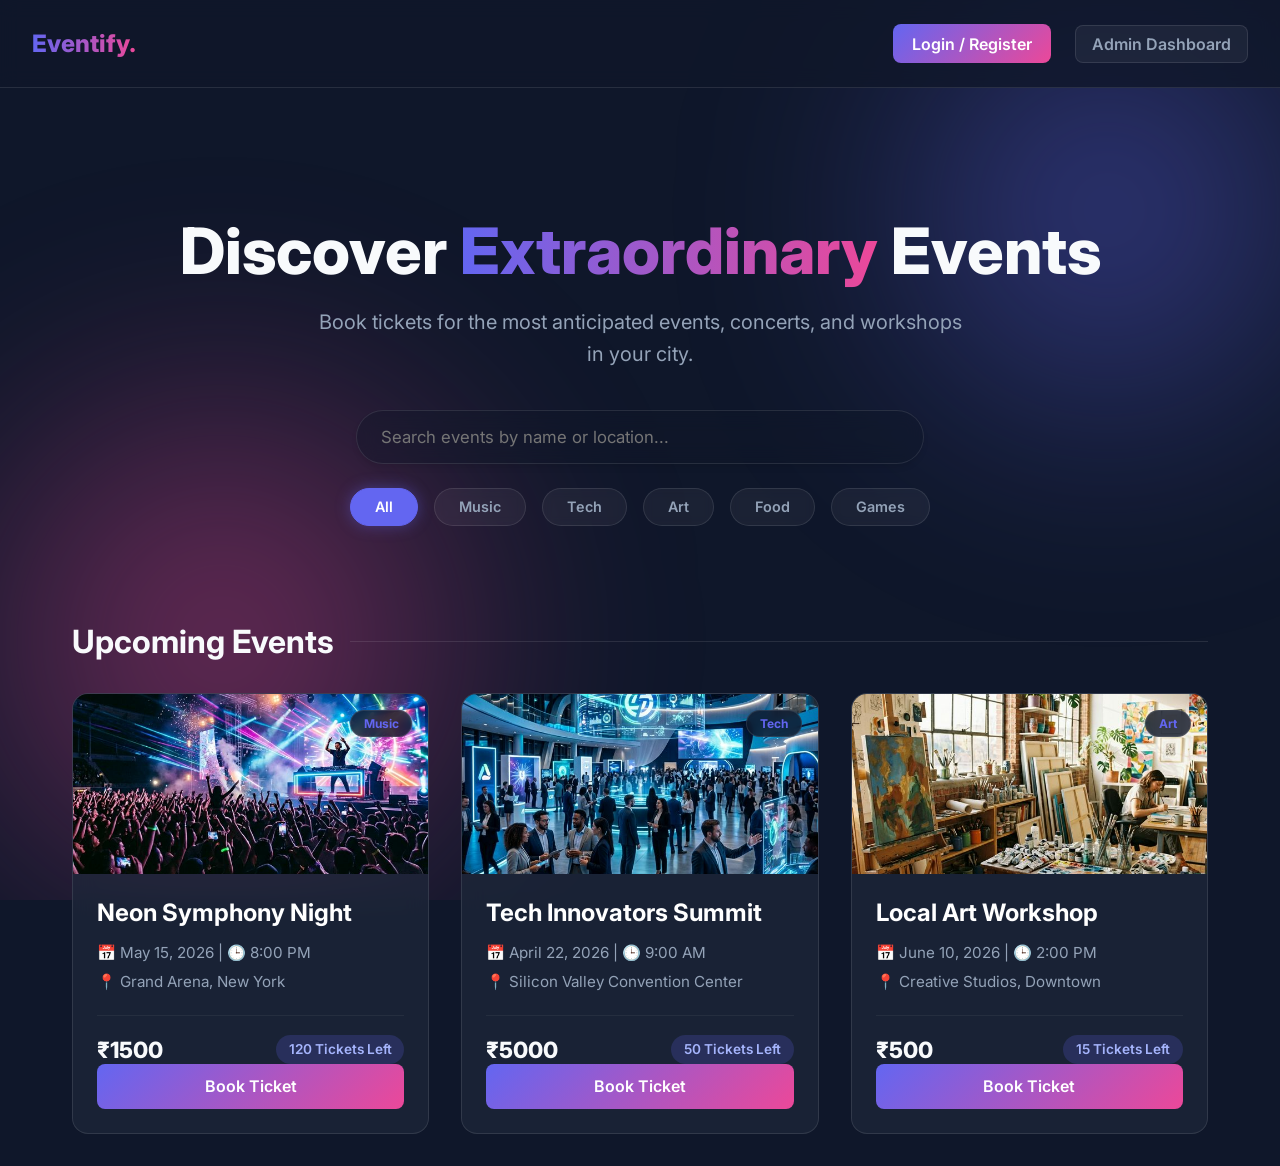
<file: FSAD PROJECT 1/index.html>
<!DOCTYPE html>
<html lang="en">
<head>
    <meta charset="UTF-8">
    <meta name="viewport" content="width=device-width, initial-scale=1.0">
    <title>Eventify - Discover Amazing Events</title>
    <link href="https://fonts.googleapis.com/css2?family=Inter:wght@300;400;600;700;800&display=swap" rel="stylesheet">
    <link rel="stylesheet" href="style.css">
</head>
<body>
    <div class="background-blobs">
        <div class="blob blob-1"></div>
        <div class="blob blob-2"></div>
    </div>

    <nav class="navbar">
        <div class="logo">Eventify.</div>
        <div class="nav-links" id="navLinks">
            <!-- Dynamic context populated via JS -->
            <button class="primary-btn" style="padding: 0.5rem 1rem;" onclick="openAuthModal()">Login / Register</button>
            <a href="admin.html" class="admin-link">Admin Dashboard</a>
        </div>
    </nav>

    <main class="container">
        <header class="hero">
            <h1 class="main-title">Discover <span>Extraordinary</span> Events</h1>
            <p class="subtitle">Book tickets for the most anticipated events, concerts, and workshops in your city.</p>
            <div class="search-bar">
                <input type="text" id="searchInput" placeholder="Search events by name or location...">
            </div>
            <div class="categories-container">
                <button class="cat-filter active" onclick="filterByCategory('All', this)">All</button>
                <button class="cat-filter" onclick="filterByCategory('Music', this)">Music</button>
                <button class="cat-filter" onclick="filterByCategory('Tech', this)">Tech</button>
                <button class="cat-filter" onclick="filterByCategory('Art', this)">Art</button>
                <button class="cat-filter" onclick="filterByCategory('Food', this)">Food</button>
                <button class="cat-filter" onclick="filterByCategory('Games', this)">Games</button>
            </div>
        </header>

        <section class="events-section">
            <h2 class="section-title">Upcoming Events</h2>
            <div id="eventList" class="event-grid">
                <!-- Events will be rendered here via JS -->
            </div>
        </section>

        <section class="events-section" id="myBookingsSection" style="display: none; margin-top: 5rem;">
            <h2 class="section-title">My Tickets</h2>
            <div id="myTicketList" class="event-grid">
                <!-- Tickets rendered here -->
            </div>
        </section>
    </main>

    <!-- Booking Modal -->
    <div id="bookingModal" class="modal">
        <div class="modal-content glass-panel">
            <span class="close-modal" onclick="closeModal()">&times;</span>
            <h2 id="modalEventName">Event Name</h2>
            <p id="modalEventDetails" class="modal-details">Date | Location | Price</p>
            
            <form id="bookingForm">
                <input type="hidden" id="modalEventId">
                <div class="input-group">
                    <label for="userName">Booking Profile</label>
                    <input type="text" id="userName" required readonly style="background: rgba(0,0,0,0.2); cursor: not-allowed; color: var(--text-muted); border-color: transparent;">
                </div>
                <div class="input-group">
                    <label for="ticketCount">Number of Tickets</label>
                    <input type="number" id="ticketCount" min="1" value="1" required>
                </div>
                <div class="input-group">
                    <label for="promoInput">Promo Code</label>
                    <div style="display:flex; gap: 0.5rem;">
                        <input type="text" id="promoInput" placeholder="E.g. SAVE10" style="text-transform: uppercase;">
                        <button type="button" class="primary-btn" onclick="applyPromo()" style="padding: 0.5rem 1rem; font-size: 0.8rem; background: var(--accent-1); border-color: var(--accent-1);">Apply</button>
                    </div>
                    <small id="promoStatus" style="display:block; margin-top: 0.3rem; font-size: 0.8rem;"></small>
                </div>
                <div class="price-calc">
                    Total: <span id="totalPrice">₹0</span>
                    <div id="discountInfo" style="font-size: 0.85rem; color: var(--accent-1); margin-top: 0.2rem; display: none;"></div>
                </div>
                <button type="submit" class="primary-btn pulse-btn">Confirm Booking</button>
            </form>
        </div>
    </div>

    <!-- Auth Modal -->
    <div id="authModal" class="modal">
        <div class="modal-content glass-panel" style="max-width: 400px; padding: 2rem;">
            <span class="close-modal" onclick="closeAuthModal()">&times;</span>
            <div class="auth-tabs" style="display:flex;margin-bottom:1.5rem;border-bottom:1px solid rgba(255,255,255,0.1);">
                <button id="tabLogin" class="auth-tab active" onclick="switchAuthTab('login')">Login</button>
                <button id="tabRegister" class="auth-tab" onclick="switchAuthTab('register')">Register</button>
            </div>
            
            <!-- Login Form -->
            <form id="loginForm" class="auth-form">
                <div class="input-group">
                    <label>Username</label>
                    <input type="text" id="loginUser" required placeholder="janedoe">
                </div>
                <div class="input-group">
                    <label>Password</label>
                    <input type="password" id="loginPass" required placeholder="••••••••">
                </div>
                <button type="submit" class="primary-btn w-full mt-4">Login Securely</button>
            </form>

            <!-- Register Form -->
            <form id="registerForm" class="auth-form" style="display:none;">
                <div class="input-group">
                    <label>Choose Username</label>
                    <input type="text" id="regUser" required placeholder="janedoe">
                </div>
                <div class="input-group">
                    <label>Create Password</label>
                    <input type="password" id="regPass" required placeholder="••••••••">
                </div>
                <button type="submit" class="primary-btn w-full mt-4">Sign Up</button>
            </form>
        </div>
    </div>

    <!-- Waitlist Modal -->
    <div id="waitlistModal" class="modal">
        <div class="modal-content glass-panel" style="max-width: 400px; padding: 2rem;">
            <span class="close-modal" onclick="closeWaitlistModal()">&times;</span>
            <h2 id="waitlistEventName" style="color:var(--accent-2);">Join Waitlist</h2>
            <p style="margin: 1rem 0; color: var(--text-muted);">This event is currently sold out. Join the waitlist to be notified if more tickets become available!</p>
            
            <form id="waitlistForm">
                <input type="hidden" id="waitlistEventId">
                <div class="input-group">
                    <label>Your Name</label>
                    <input type="text" id="waitlistUserName" readonly style="background: rgba(0,0,0,0.2); cursor: not-allowed; color: var(--text-muted); border-color: transparent;">
                </div>
                <button type="submit" class="primary-btn pulse-btn" style="background: var(--accent-2); border-color: var(--accent-2); width: 100%;">Join Waitlist Now</button>
            </form>
        </div>
    </div>

    <script src="app.js"></script>
</body>
</html>
</file>
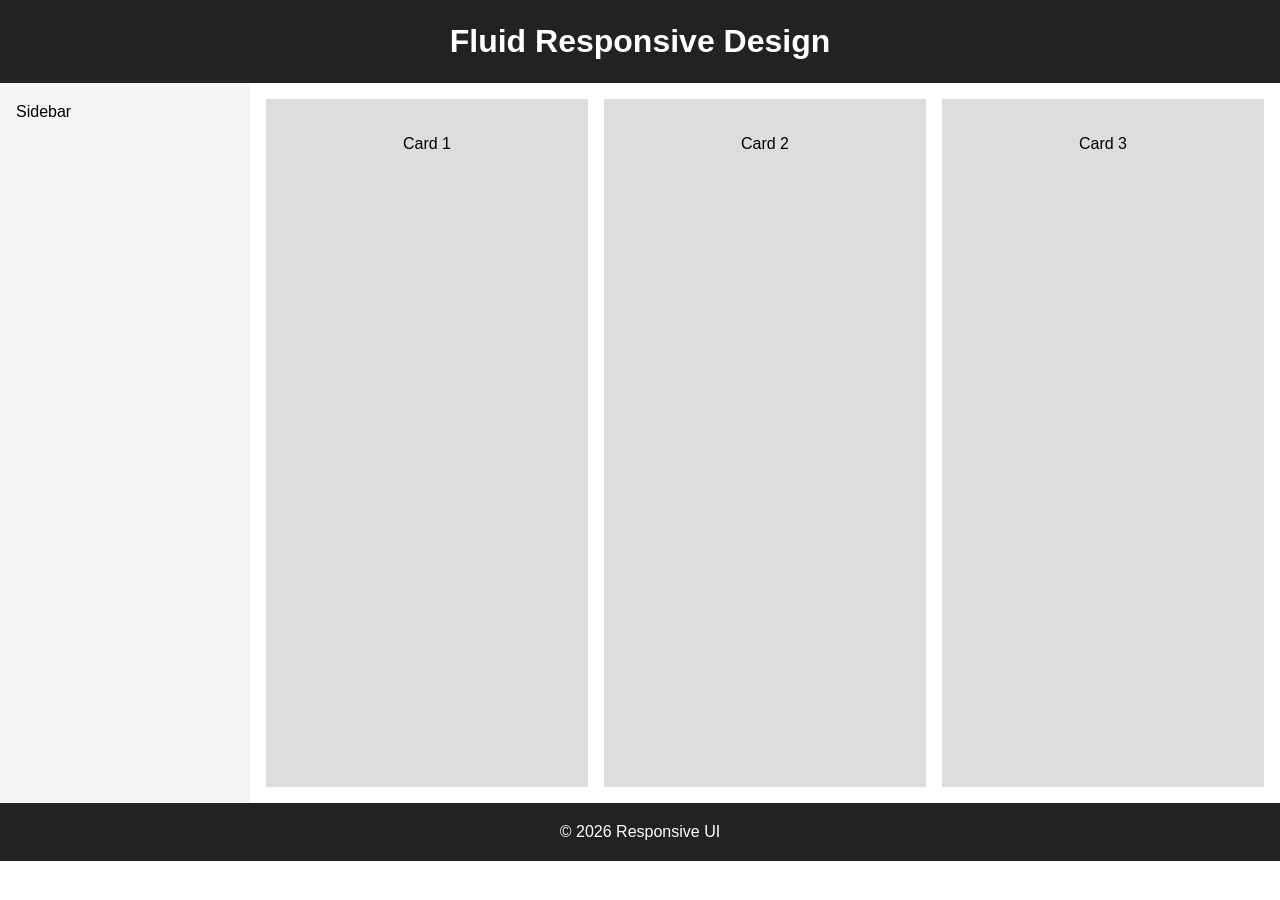
<file: week3/Session 13/index.html>
<!DOCTYPE html>
<html lang="en">
<head>
  <meta charset="UTF-8">
  <meta name="viewport" content="width=device-width, initial-scale=1.0">
  <title>Fluid Responsive Webpage</title>
  <link rel="stylesheet" href="style.css">
</head>
<body>

  <header class="header">
    <h1>Fluid Responsive Design</h1>
  </header>

  <main class="container">
    <aside class="sidebar">Sidebar</aside>

    <section class="content">
      <div class="card">Card 1</div>
      <div class="card">Card 2</div>
      <div class="card">Card 3</div>
    </section>
  </main>

  <footer class="footer">
    © 2026 Responsive UI
  </footer>

</body>
</html>
</file>
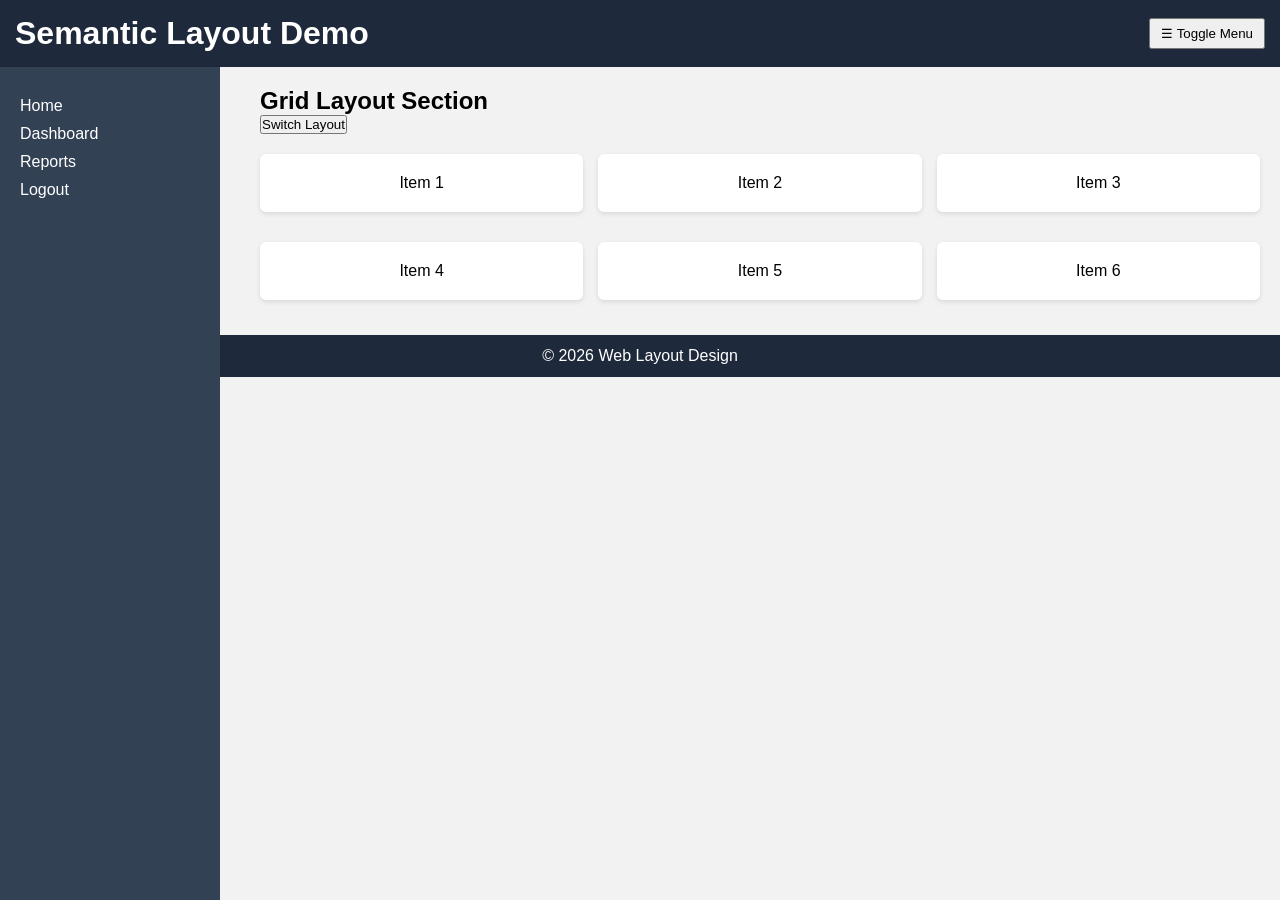
<file: week3/Session 11/Task 1/index.html>
<!DOCTYPE html>
<html lang="en">
<head>
    <meta charset="UTF-8">
    <title>Multi Layout Interface</title>
    <link rel="stylesheet" href="style.css">
</head>
<body>

<header>
    <h1>Semantic Layout Demo</h1>
    <button onclick="toggleSidebar()">☰ Toggle Menu</button>
</header>

<div class="wrapper">

    <aside id="sidebar">
        <nav>
            <a href="#">Home</a>
            <a href="#">Dashboard</a>
            <a href="#">Reports</a>
            <a href="#">Logout</a>
        </nav>
    </aside>

    <main>
        <section>
            <h2>Grid Layout Section</h2>
            <button onclick="toggleGrid()">Switch Layout</button>

            <div id="content" class="grid-layout">
                <article>Item 1</article>
                <article>Item 2</article>
                <article>Item 3</article>
                <article>Item 4</article>
                <article>Item 5</article>
                <article>Item 6</article>
            </div>
        </section>
    </main>

</div>

<footer>
    <p>© 2026 Web Layout Design</p>
</footer>

<script src="script.js"></script>
</body>
</html>
</file>
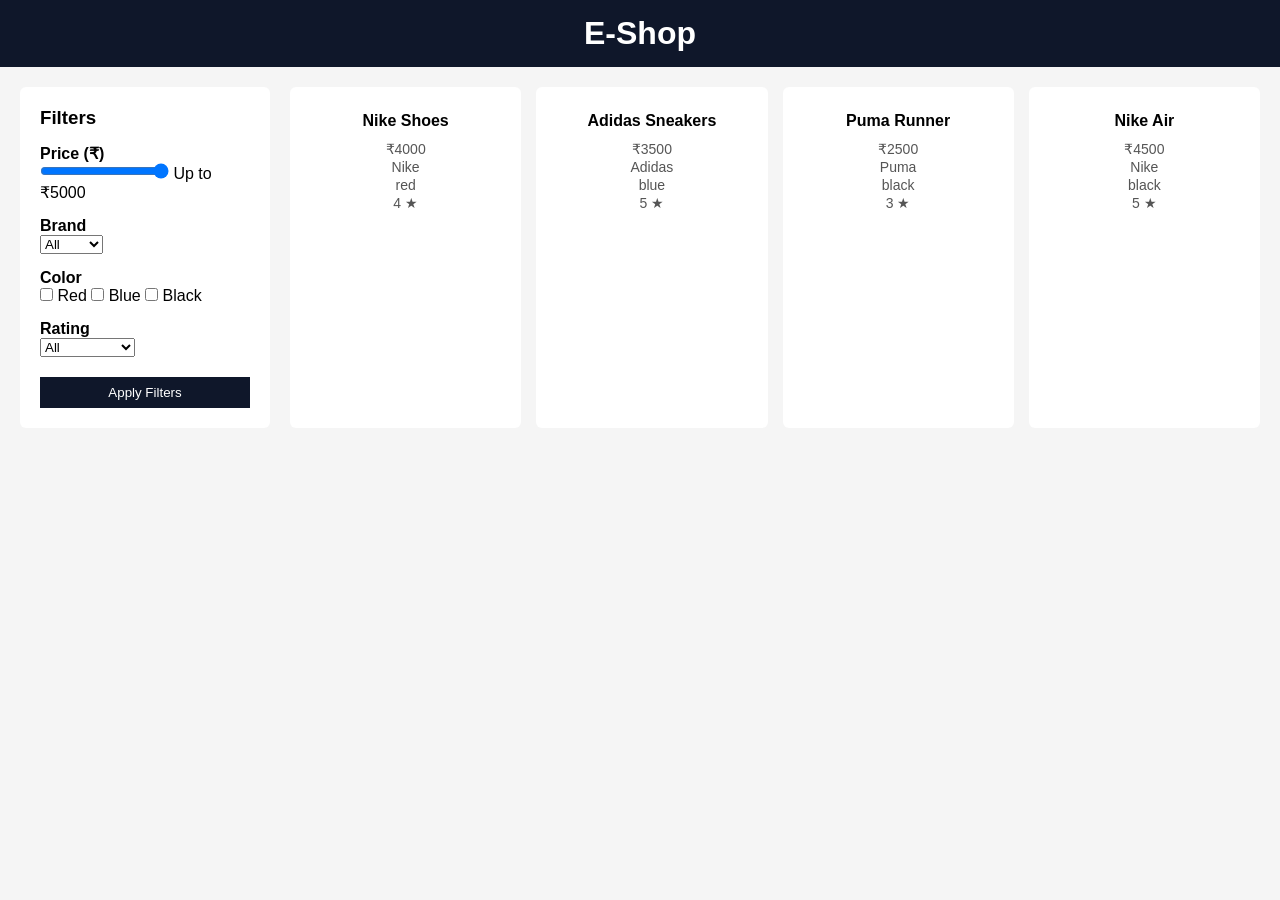
<file: week3/Session 11/Task 3/index.html>
<!DOCTYPE html>
<html lang="en">
<head>
    <meta charset="UTF-8">
    <title>E-Commerce Filter UI</title>
    <link rel="stylesheet" href="style.css">
</head>
<body>

<header>
    <h1>E-Shop</h1>
</header>

<div class="container">

    <!-- Filters -->
    <aside>
        <h3>Filters</h3>

        <!-- Price -->
        <label>Price (₹)</label>
        <input type="range" id="price" min="0" max="5000" value="5000">
        <span id="priceValue">Up to ₹5000</span>

        <!-- Brand -->
        <label>Brand</label>
        <select id="brand">
            <option value="all">All</option>
            <option value="Nike">Nike</option>
            <option value="Adidas">Adidas</option>
            <option value="Puma">Puma</option>
        </select>

        <!-- Color -->
        <label>Color</label>
        <div class="colors">
            <input type="checkbox" value="red"> Red
            <input type="checkbox" value="blue"> Blue
            <input type="checkbox" value="black"> Black
        </div>

        <!-- Rating -->
        <label>Rating</label>
        <select id="rating">
            <option value="0">All</option>
            <option value="4">4★ & above</option>
            <option value="3">3★ & above</option>
        </select>

        <button onclick="applyFilters()">Apply Filters</button>
    </aside>

    <!-- Products -->
    <main id="productList"></main>

</div>

<script src="script.js"></script>
</body>
</html>
</file>
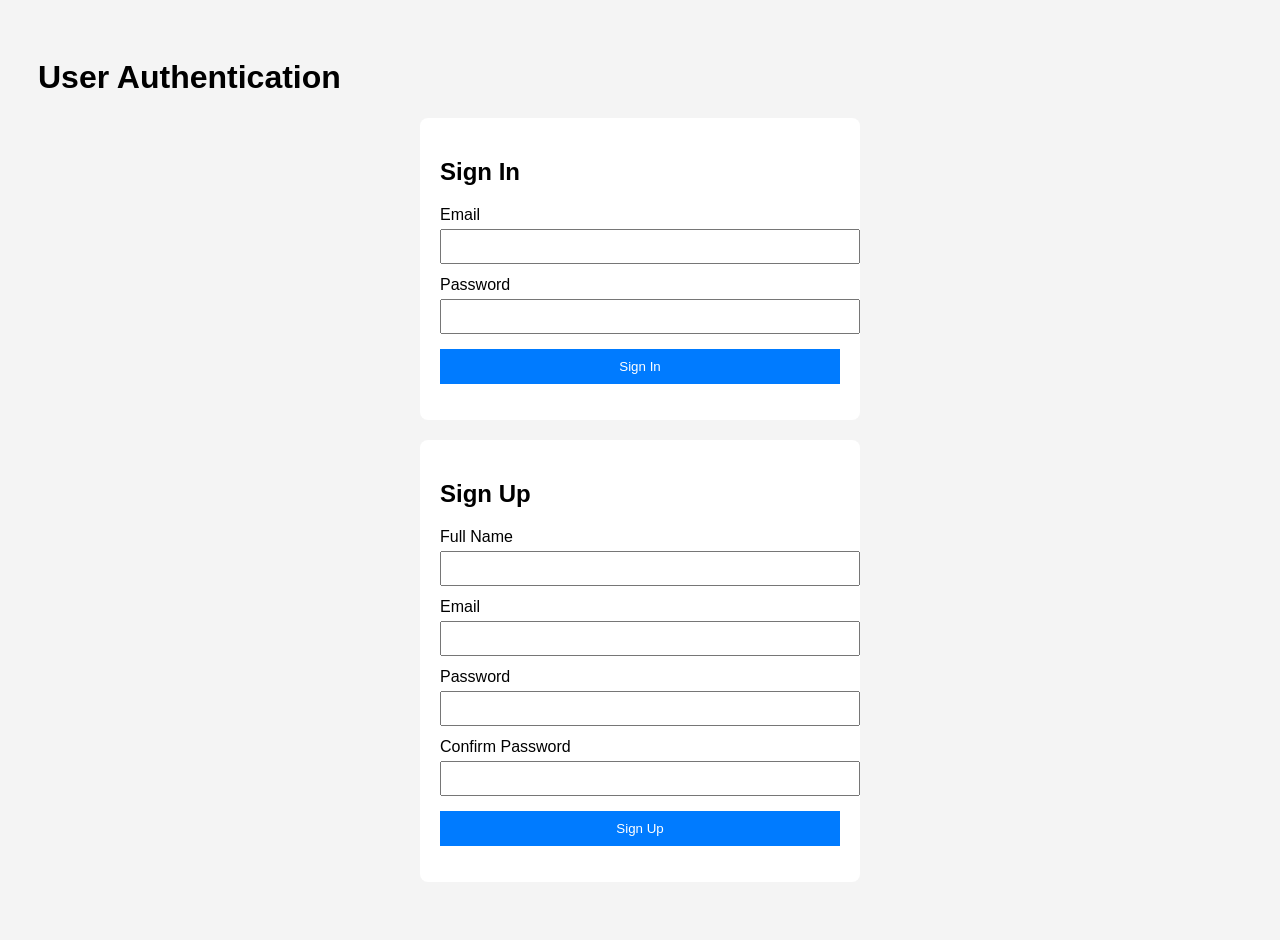
<file: week3/Session 12/Task 1/index.html>
<!DOCTYPE html>
<html lang="en">
<head>
  <meta charset="UTF-8">
  <title>Sign In & Sign Up</title>
  <link rel="stylesheet" href="style.css">
</head>
<body>

<h1>User Authentication</h1>

<!-- SIGN IN FORM -->
<form id="signinForm" novalidate>
  <h2>Sign In</h2>

  <label for="signin-email">Email</label>
  <input type="email" id="signin-email" name="email"
         aria-label="Email address"
         required>

  <label for="signin-password">Password</label>
  <input type="password" id="signin-password" name="password"
         aria-label="Password"
         minlength="6"
         required>

  <button type="submit">Sign In</button>
  <p class="error" id="signin-error" aria-live="assertive"></p>
</form>

<!-- SIGN UP FORM -->
<form id="signupForm" novalidate>
  <h2>Sign Up</h2>

  <label for="name">Full Name</label>
  <input type="text" id="name" name="name"
         aria-label="Full name"
         required>

  <label for="email">Email</label>
  <input type="email" id="email" name="email"
         aria-label="Email address"
         required>

  <label for="password">Password</label>
  <input type="password" id="password" name="password"
         aria-label="Create password"
         minlength="6"
         required>

  <label for="confirm-password">Confirm Password</label>
  <input type="password" id="confirm-password"
         aria-label="Confirm password"
         required>

  <button type="submit">Sign Up</button>
  <p class="error" id="signup-error" aria-live="assertive"></p>
</form>

<script src="script.js"></script>
</body>
</html>
</file>
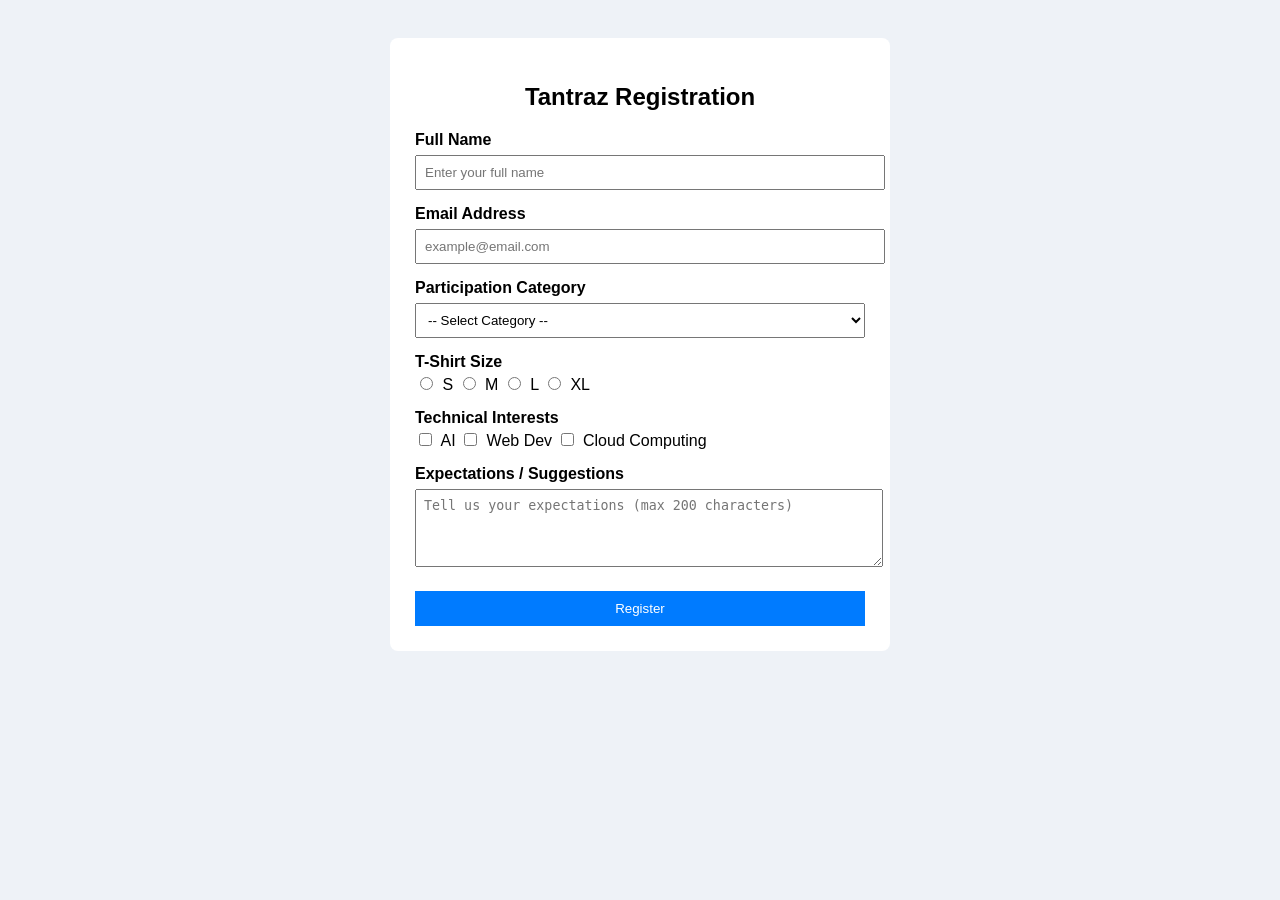
<file: week3/Session 12/Task 3/index.html>
<!DOCTYPE html>
<html lang="en">
<head>
  <meta charset="UTF-8">
  <title>Tantraz Registration</title>
  <link rel="stylesheet" href="style.css">
</head>
<body>

<form id="tantrazForm">
  <h2>Tantraz Registration</h2>

  <!-- Full Name (Mandatory + Placeholder) -->
  <label for="fullname">Full Name</label>
  <input type="text" id="fullname" name="fullname"
         placeholder="Enter your full name"
         required>

  <!-- Email (Mandatory + Placeholder) -->
  <label for="email">Email Address</label>
  <input type="email" id="email" name="email"
         placeholder="example@email.com"
         required>

  <!-- Participation Category (Mandatory) -->
  <label for="category">Participation Category</label>
  <select id="category" name="category" required>
    <option value="">-- Select Category --</option>
    <option value="Individual">Individual</option>
    <option value="Team">Team</option>
    <option value="Audience">Audience</option>
  </select>

  <!-- T-Shirt Size -->
  <label>T-Shirt Size</label>
  <div class="inline">
    <input type="radio" name="size" value="S" required> S
    <input type="radio" name="size" value="M"> M
    <input type="radio" name="size" value="L"> L
    <input type="radio" name="size" value="XL"> XL
  </div>

  <!-- Technical Interests -->
  <label>Technical Interests</label>
  <div class="inline">
    <input type="checkbox" value="AI"> AI
    <input type="checkbox" value="Web"> Web Dev
    <input type="checkbox" value="Cloud"> Cloud Computing
  </div>

  <!-- Biography / Expectations -->
  <label for="expectations">Expectations / Suggestions</label>
  <textarea id="expectations"
            placeholder="Tell us your expectations (max 200 characters)"
            maxlength="200"
            rows="4"></textarea>

  <button type="submit">Register</button>
</form>

<script src="script.js"></script>
</body>
</html>
</file>
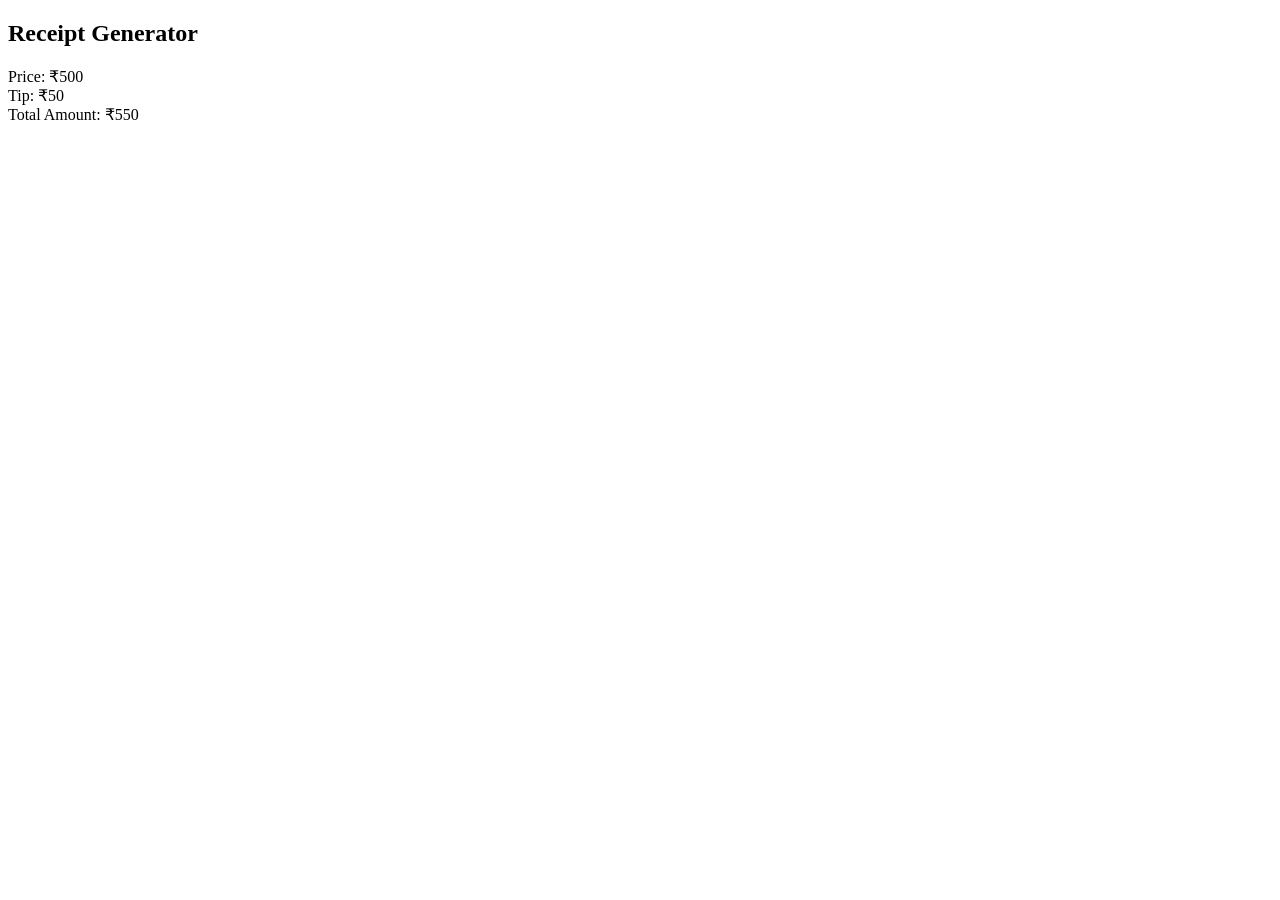
<file: week3/Session 14/Task 2/index.html>
<!DOCTYPE html>
<html lang="en">
<head>
    <meta charset="UTF-8">
    <title>Receipt Generator</title>
</head>
<body>

    <h2>Receipt Generator</h2>

    <p id="output"></p>

    <!-- External JS file -->
    <script src="script.js"></script>

</body>
</html>
</file>
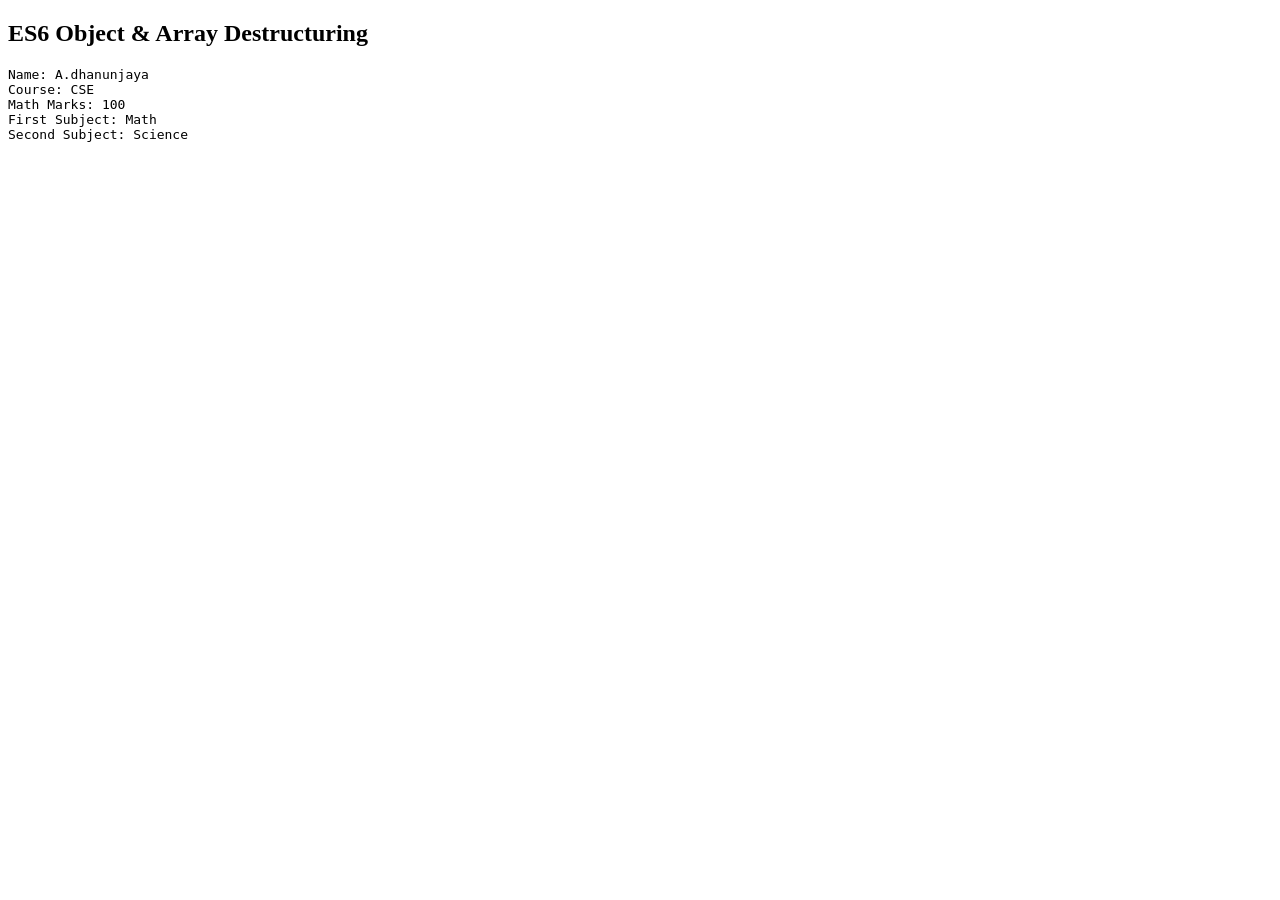
<file: week3/Session 14/Task 3/index.html>
<!DOCTYPE html>
<html lang="en">
<head>
    <meta charset="UTF-8">
    <title>ES6 Destructuring</title>
</head>
<body>

    <h2>ES6 Object & Array Destructuring</h2>

    <pre id="output"></pre>

    <script src="script.js"></script>

</body>
</html>
</file>
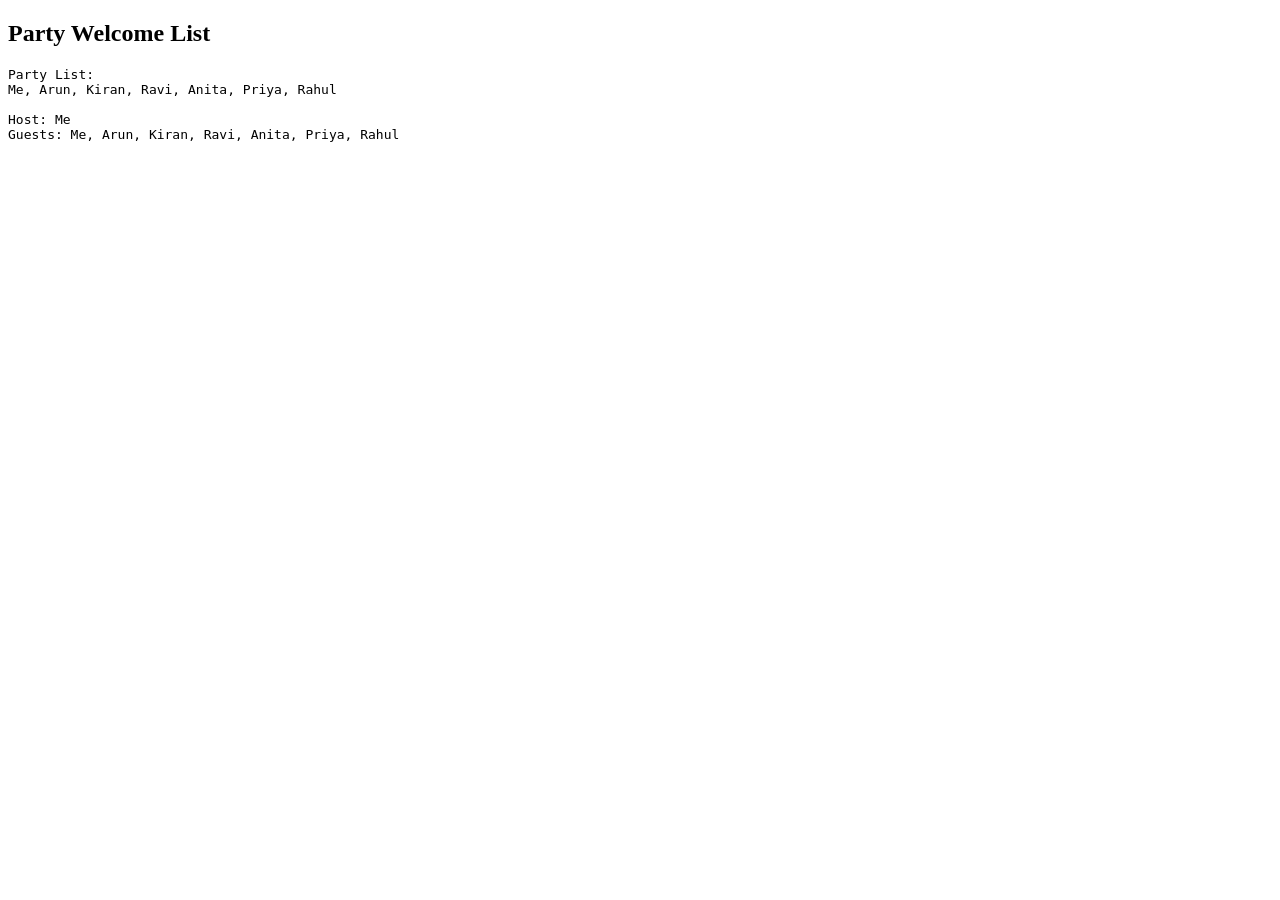
<file: week3/Session 14/Task 4/index.html>
<!DOCTYPE html>
<html lang="en">
<head>
    <meta charset="UTF-8">
    <title>Party List</title>
</head>
<body>

    <h2>Party Welcome List</h2>

    <pre id="output"></pre>

    <script src="script.js"></script>

</body>
</html>
</file>
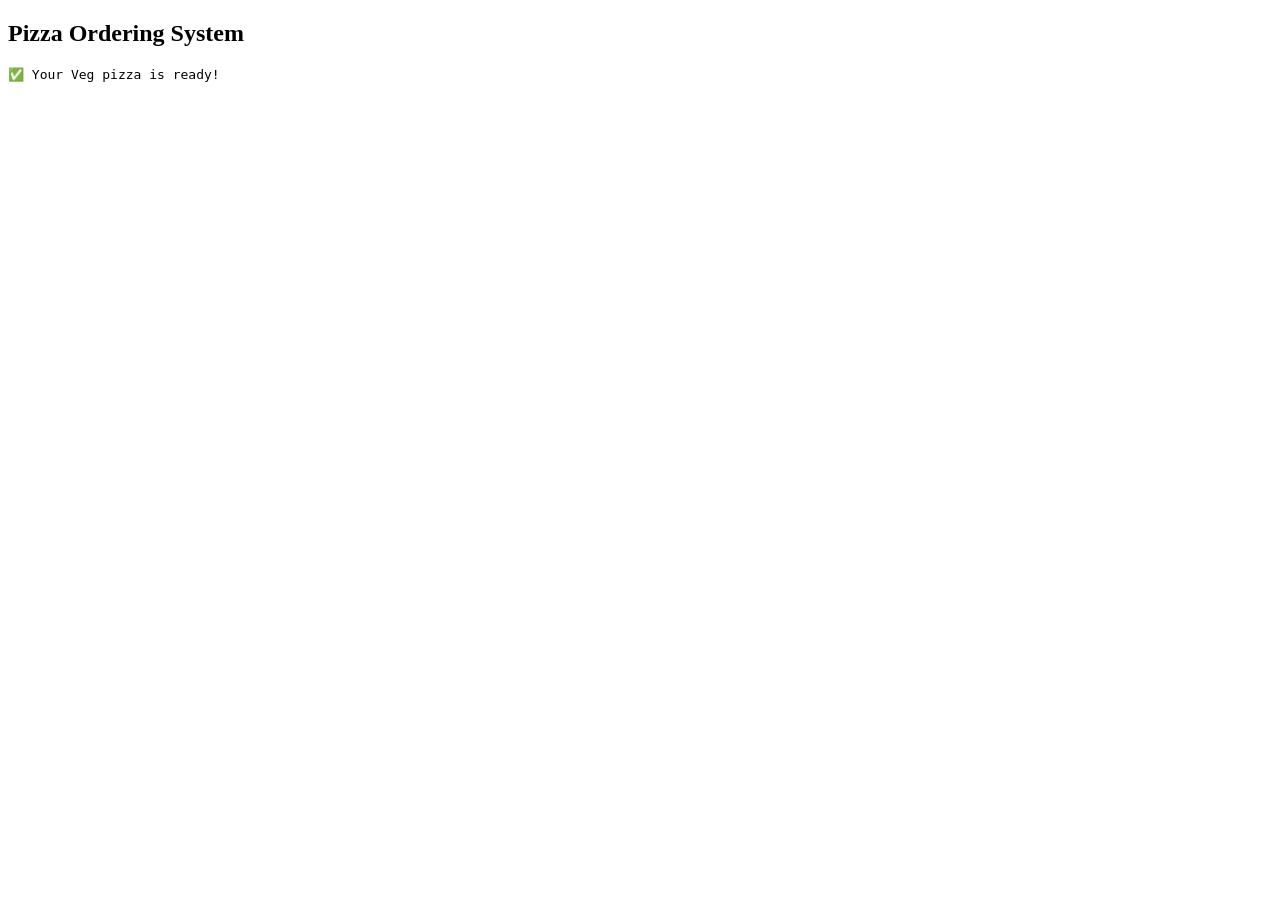
<file: week3/Session 14/Task 5/index.html>
<!DOCTYPE html>
<html lang="en">
<head>
    <meta charset="UTF-8">
    <title>Pizza Ordering System</title>
</head>
<body>

    <h2>Pizza Ordering System</h2>
    <pre id="output"></pre>

    <script src="script.js"></script>

</body>
</html>
</file>
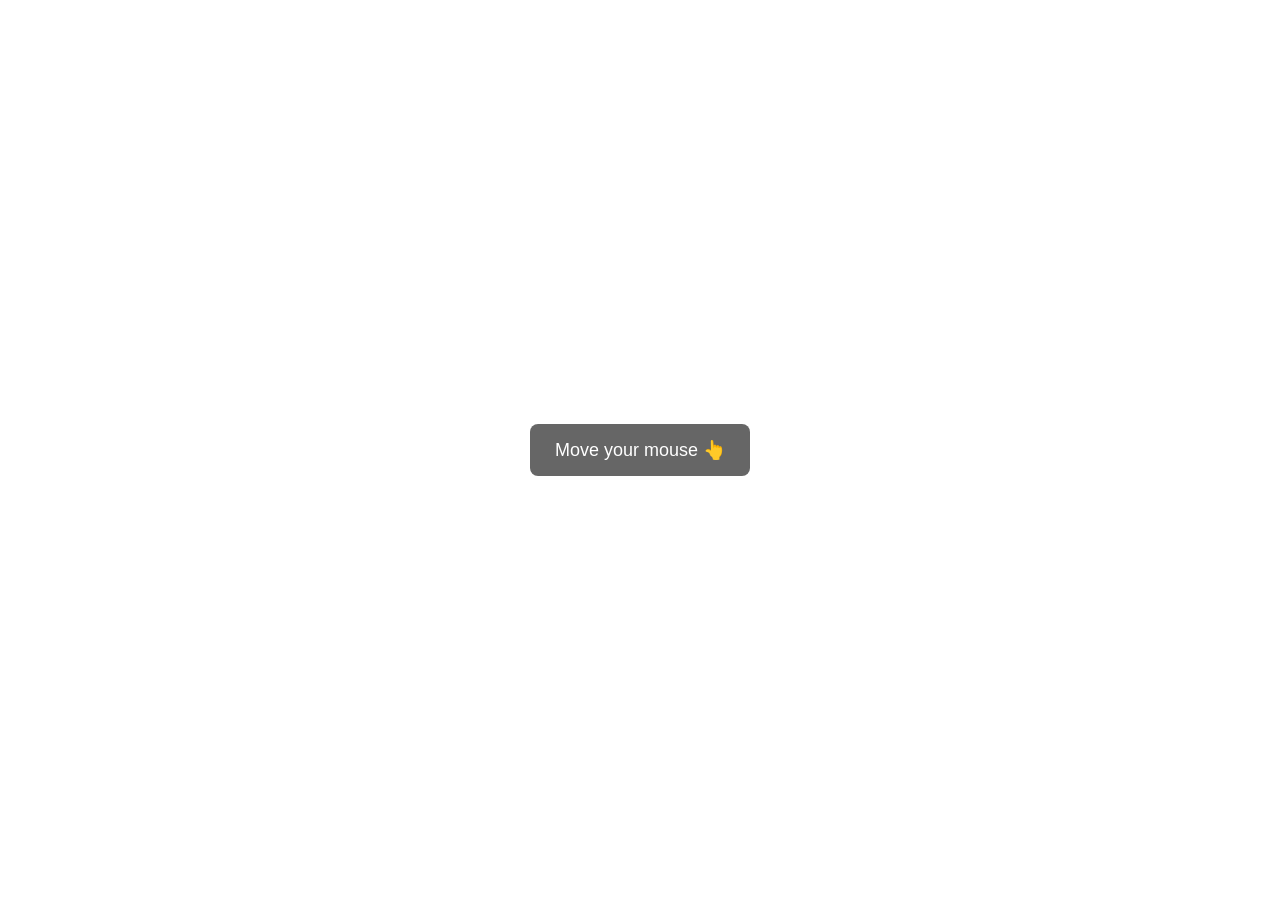
<file: week3/Session 15/Task 2/index.html>
<!DOCTYPE html>
<html lang="en">
<head>
    <meta charset="UTF-8">
    <title>Mouse Quadrant Tracker</title>
    <link rel="stylesheet" href="style.css">
</head>
<body>

    <div id="info">
        Move your mouse 👆
    </div>

    <script src="script.js"></script>
</body>
</html>
</file>
<file: FSAD PROJECT 1/style.css>
:root {
    --bg-color: #0f172a;
    --text-main: #f8fafc;
    --text-muted: #94a3b8;
    --accent-1: #6366f1; /* Indigo */
    --accent-2: #ec4899; /* Pink */
    --glass-bg: rgba(30, 41, 59, 0.7);
    --glass-border: rgba(255, 255, 255, 0.1);
    --card-radius: 16px;
    --transition: cubic-bezier(0.4, 0, 0.2, 1) 0.3s;
}

* {
    margin: 0;
    padding: 0;
    box-sizing: border-box;
    font-family: 'Inter', sans-serif;
}

body {
    background-color: var(--bg-color);
    color: var(--text-main);
    min-height: 100vh;
    overflow-x: hidden;
    position: relative;
}

/* Background Blobs for Visual Interest */
.background-blobs {
    position: fixed;
    top: 0;
    left: 0;
    width: 100%;
    height: 100%;
    z-index: -1;
    overflow: hidden;
}

.blob {
    position: absolute;
    filter: blur(100px);
    border-radius: 50%;
    opacity: 0.5;
    animation: float 20s infinite ease-in-out alternate;
}

.blob-1 {
    top: -10%;
    right: -10%;
    width: 50vw;
    height: 50vw;
    max-width: 600px;
    max-height: 600px;
    background: radial-gradient(circle, var(--accent-1), transparent 70%);
}

.blob-2 {
    bottom: -10%;
    left: -10%;
    width: 60vw;
    height: 60vw;
    max-width: 700px;
    max-height: 700px;
    background: radial-gradient(circle, var(--accent-2), transparent 70%);
    animation-delay: -10s;
}

@keyframes float {
    0% { transform: translate(0, 0) scale(1); }
    100% { transform: translate(-30px, 30px) scale(1.1); }
}

.container {
    max-width: 1200px;
    margin: 0 auto;
    padding: 2rem;
}

.navbar {
    display: flex;
    justify-content: space-between;
    align-items: center;
    padding: 1.5rem 2rem;
    background: rgba(15, 23, 42, 0.8);
    backdrop-filter: blur(10px);
    border-bottom: 1px solid var(--glass-border);
    position: sticky;
    top: 0;
    z-index: 10;
}

.logo {
    font-size: 1.5rem;
    font-weight: 800;
    background: linear-gradient(to right, var(--accent-1), var(--accent-2));
    -webkit-background-clip: text;
    background-clip: text;
    -webkit-text-fill-color: transparent;
}

.admin-link {
    color: var(--text-muted);
    text-decoration: none;
    font-weight: 600;
    transition: color 0.3s ease;
    border: 1px solid var(--glass-border);
    padding: 0.5rem 1rem;
    border-radius: 8px;
    background: rgba(255, 255, 255, 0.05);
    white-space: nowrap;
}

.nav-links {
    display: flex;
    align-items: center;
    gap: 1.5rem;
}

.admin-link:hover {
    color: var(--text-main);
    background: rgba(255, 255, 255, 0.1);
}

.hero {
    text-align: center;
    margin: 6rem 0;
}

.main-title {
    font-size: 4rem;
    font-weight: 800;
    line-height: 1.1;
    margin-bottom: 1.2rem;
}

.main-title span {
    background: linear-gradient(to right, var(--accent-1), var(--accent-2));
    -webkit-background-clip: text;
    background-clip: text;
    -webkit-text-fill-color: transparent;
}

.subtitle {
    font-size: 1.25rem;
    color: var(--text-muted);
    max-width: 650px;
    margin: 0 auto;
    line-height: 1.6;
}

.section-title {
    font-size: 2rem;
    margin-bottom: 2rem;
    font-weight: 700;
    display: flex;
    align-items: center;
    gap: 1rem;
}

.section-title::after {
    content: '';
    height: 1px;
    flex-grow: 1;
    background: var(--glass-border);
}

.event-grid {
    display: grid;
    grid-template-columns: repeat(auto-fill, minmax(320px, 1fr));
    gap: 2rem;
}

.event-card {
    background: var(--glass-bg);
    border: 1px solid var(--glass-border);
    border-radius: var(--card-radius);
    backdrop-filter: blur(12px);
    transition: transform var(--transition), box-shadow var(--transition);
    display: flex;
    flex-direction: column;
    position: relative;
    overflow: hidden;
}

.event-image-container {
    position: relative;
    width: 100%;
    height: 180px;
    overflow: hidden;
}

.event-image {
    width: 100%;
    height: 100%;
    object-fit: cover;
    transition: transform 0.5s ease;
}

.event-card:hover .event-image {
    transform: scale(1.1);
}

.category-tag {
    position: absolute;
    top: 1rem;
    right: 1rem;
    background: rgba(15, 23, 42, 0.8);
    color: var(--accent-1);
    padding: 0.3rem 0.8rem;
    border-radius: 20px;
    font-size: 0.75rem;
    font-weight: 700;
    backdrop-filter: blur(5px);
    border: 1px solid var(--glass-border);
}

.event-content {
    padding: 1.5rem;
    flex-grow: 1;
    display: flex;
    flex-direction: column;
}

.event-card::before {
    content: '';
    position: absolute;
    top: 0;
    left: 0;
    width: 100%;
    height: 4px;
    background: linear-gradient(90deg, var(--accent-1), var(--accent-2));
    opacity: 0;
    transition: opacity var(--transition);
}

.event-card:hover {
    transform: translateY(-5px);
    box-shadow: 0 20px 40px -10px rgba(0,0,0,0.5);
}

.event-card:hover::before {
    opacity: 1;
}

.event-title {
    font-size: 1.5rem;
    font-weight: 700;
    margin-bottom: 1rem;
    color: white;
}

.event-meta {
    color: var(--text-muted);
    font-size: 0.95rem;
    margin-bottom: 1.5rem;
    display: flex;
    flex-direction: column;
    gap: 0.6rem;
}

.event-meta span {
    display: flex;
    align-items: flex-start;
    gap: 0.5rem;
}

.event-price-qty {
    display: flex;
    justify-content: space-between;
    align-items: center;
    margin-top: auto;
    padding-top: 1.2rem;
    border-top: 1px solid rgba(255,255,255,0.05);
}

.price {
    font-size: 1.4rem;
    font-weight: 800;
    color: var(--text-main);
}

.qty {
    font-size: 0.85rem;
    font-weight: 600;
    background: rgba(99, 102, 241, 0.2);
    color: #a5b4fc;
    padding: 0.4rem 0.8rem;
    border-radius: 20px;
}

.primary-btn {
    background: linear-gradient(135deg, var(--accent-1), var(--accent-2));
    color: white;
    border: none;
    padding: 0.8rem 1.5rem;
    border-radius: 8px;
    font-size: 1rem;
    font-weight: 600;
    cursor: pointer;
    transition: all 0.3s ease;
    display: inline-block;
    text-align: center;
}

.w-full {
    width: 100% !important;
}

.primary-btn:hover {
    box-shadow: 0 10px 25px -5px rgba(236, 72, 153, 0.4);
    transform: scale(1.02);
}

/* Modal Styles */
.modal {
    display: none;
    position: fixed;
    top: 0;
    left: 0;
    width: 100%;
    height: 100%;
    background: rgba(0, 0, 0, 0.7);
    backdrop-filter: blur(8px);
    z-index: 100;
    justify-content: center;
    align-items: center;
    opacity: 0;
    transition: opacity 0.3s ease;
}

.modal.active {
    display: flex;
    opacity: 1;
}

.modal-content {
    background: rgba(15, 23, 42, 0.95);
    border: 1px solid var(--glass-border);
    padding: 2.5rem;
    border-radius: var(--card-radius);
    width: 100%;
    max-width: 450px;
    position: relative;
    transform: translateY(20px) scale(0.95);
    transition: all 0.3s ease;
    box-shadow: 0 25px 50px -12px rgba(0, 0, 0, 0.7);
}

.modal.active .modal-content {
    transform: translateY(0) scale(1);
}

.close-modal {
    position: absolute;
    top: 1.2rem;
    right: 1.5rem;
    font-size: 2rem;
    color: var(--text-muted);
    cursor: pointer;
    line-height: 1;
    transition: color 0.3s ease;
}

.close-modal:hover {
    color: white;
}

.modal h2 {
    font-size: 1.8rem;
    margin-bottom: 0.5rem;
    padding-right: 2rem;
}

.modal-details {
    color: var(--text-muted);
    font-size: 0.95rem;
    margin-bottom: 2rem;
    padding-bottom: 1.5rem;
    border-bottom: 1px solid var(--glass-border);
    line-height: 1.5;
}

.input-group {
    margin-bottom: 1.5rem;
}

.input-group label {
    display: block;
    margin-bottom: 0.6rem;
    font-size: 0.95rem;
    font-weight: 500;
    color: var(--text-muted);
}

.input-group input {
    width: 100%;
    padding: 0.8rem 1rem;
    background: rgba(30, 41, 59, 0.7);
    border: 1px solid var(--glass-border);
    border-radius: 8px;
    color: white;
    font-size: 1rem;
    outline: none;
    transition: all 0.3s ease;
}

.input-group input:focus {
    border-color: var(--accent-1);
    box-shadow: 0 0 0 3px rgba(99, 102, 241, 0.2);
}

.price-calc {
    text-align: right;
    font-size: 1.1rem;
    margin-top: 2rem;
    margin-bottom: 1.5rem;
    color: var(--text-muted);
}

.price-calc span {
    font-weight: 800;
    color: var(--accent-2);
    font-size: 1.8rem;
    margin-left: 0.5rem;
}

.empty-state {
    text-align: center;
    color: var(--text-muted);
    grid-column: 1 / -1;
    padding: 4rem 2rem;
    background: var(--glass-bg);
    border-radius: var(--card-radius);
    border: 1px dashed var(--glass-border);
}

.empty-state h3 {
    font-size: 1.5rem;
    color: white;
    margin-bottom: 0.5rem;
}

@media (max-width: 768px) {
    .main-title {
        font-size: 2.8rem;
    }
    .hero {
        margin: 4rem 0;
    }
    .container {
        padding: 1.5rem;
    }
}

/* Enhancements: Search & Toasts */
.search-bar {
    max-width: 600px;
    margin: 2.5rem auto 0;
    position: relative;
    padding: 0 1rem;
}
.search-bar input {
    width: 100%;
    padding: 1rem 1.5rem;
    border-radius: 30px;
    background: rgba(15, 23, 42, 0.4);
    border: 1px solid var(--glass-border);
    color: white;
    font-size: 1.05rem;
    outline: none;
    transition: all 0.3s ease;
    backdrop-filter: blur(10px);
    box-shadow: 0 4px 6px -1px rgba(0,0,0,0.1);
}
.search-bar input:focus {
    border-color: var(--accent-1);
    box-shadow: 0 0 0 3px rgba(99, 102, 241, 0.2);
    background: rgba(15, 23, 42, 0.7);
}

.toast-container {
    position: fixed;
    bottom: 20px;
    right: 20px;
    z-index: 9999;
    display: flex;
    flex-direction: column;
    gap: 10px;
}
.toast {
    background: rgba(15, 23, 42, 0.95);
    color: white;
    padding: 1rem 1.5rem;
    border-radius: 8px;
    border-left: 4px solid var(--accent-1);
    box-shadow: 0 10px 15px -3px rgba(0,0,0,0.3);
    font-weight: 500;
    font-size: 0.95rem;
    transform: translateX(120%);
    opacity: 0;
    transition: all 0.4s cubic-bezier(0.68, -0.55, 0.265, 1.55);
    backdrop-filter: blur(8px);
}
.toast.show {
    transform: translateX(0);
    opacity: 1;
}
.toast.error {
    border-left-color: #ef4444;
}
.toast.success {
    border-left-color: #10b981;
}

/* User Auth & Danger Buttons */
.danger-btn {
    background: transparent;
    color: #f87171;
    border: 1px solid rgba(248, 113, 113, 0.3);
    padding: 0.5rem 1rem;
    border-radius: 8px;
    font-weight: 600;
    cursor: pointer;
    transition: all 0.3s ease;
}
.danger-btn:hover {
    background: rgba(248, 113, 113, 0.1);
    color: #fca5a5;
    border-color: rgba(248, 113, 113, 0.5);
}

.auth-tab {
    flex: 1;
    background: transparent;
    border: none;
    color: var(--text-muted);
    padding: 0.8rem 1rem;
    font-size: 1rem;
    font-weight: 600;
    cursor: pointer;
    border-bottom: 2px solid transparent;
    transition: all 0.3s ease;
}
.auth-tab.active {
    color: var(--accent-1);
    border-bottom-color: var(--accent-1);
}
.auth-tab:hover {
    color: white;
}
.auth-form {
    animation: fadeIn 0.3s ease;
}

.ticket-card {
    background: linear-gradient(135deg, rgba(30, 41, 59, 0.9), rgba(15, 23, 42, 0.9));
    border: 1px dashed var(--accent-1);
    border-radius: var(--card-radius);
    padding: 1.5rem;
    backdrop-filter: blur(12px);
    position: relative;
    overflow: hidden;
    transition: transform var(--transition);
    display: flex;
    justify-content: space-between;
    align-items: center;
    gap: 1rem;
}

.ticket-info {
    flex-grow: 1;
}

.ticket-qr {
    background: white;
    padding: 0.5rem;
    border-radius: 8px;
    display: flex;
    flex-direction: column;
    align-items: center;
    gap: 0.3rem;
    min-width: 100px;
}

.qr-code img {
    width: 80px;
    height: 80px;
}

.qr-text {
    color: #0f172a;
    font-family: monospace;
    font-size: 0.65rem;
    font-weight: 800;
}

.categories-container {
    display: flex;
    justify-content: center;
    gap: 1rem;
    margin-top: 1.5rem;
    flex-wrap: wrap;
}

.cat-filter {
    background: rgba(255, 255, 255, 0.05);
    border: 1px solid var(--glass-border);
    color: var(--text-muted);
    padding: 0.6rem 1.5rem;
    border-radius: 30px;
    font-size: 0.9rem;
    font-weight: 600;
    cursor: pointer;
    transition: all 0.3s ease;
    backdrop-filter: blur(5px);
}

.cat-filter:hover {
    background: rgba(255, 255, 255, 0.1);
    color: white;
}

.cat-filter.active {
    background: var(--accent-1);
    color: white;
    border-color: var(--accent-1);
    box-shadow: 0 0 15px rgba(99, 102, 241, 0.4);
}
</file>
<file: week3/Session 13/style.css>
/* 🔹 Global Reset */
* {
  margin: 0;
  padding: 0;
  box-sizing: border-box;
}

/* 🔹 Base Styling */
body {
  font-family: Arial, sans-serif;
  line-height: 1.6;
}

/* 🔹 Header */
.header {
  background: #222;
  color: white;
  padding: 1rem;
  text-align: center;
}

/* 🔹 Grid Container */
.container {
  display: grid;
  grid-template-columns: 1fr;
  min-height: 80vh;
}

/* 🔹 Sidebar */
.sidebar {
  background: #f4f4f4;
  padding: 1rem;
}

/* 🔹 Content Area */
.content {
  display: flex;
  flex-wrap: wrap;
  gap: 1rem;
  padding: 1rem;
}

/* 🔹 Cards */
.card {
  flex: 1 1 100%;
  background: #ddd;
  padding: 2rem;
  text-align: center;
}

/* 🔹 Footer */
.footer {
  background: #222;
  color: white;
  text-align: center;
  padding: 1rem;
}
@media (min-width: 768px) {
  .container {
    grid-template-columns: 250px 1fr;
  }

  .card {
    flex: 1 1 45%;
  }
}
@media (min-width: 1024px) {
  .card {
    flex: 1 1 30%;
  }
}
</file>
<file: week3/Session 11/Task 1/style.css>
* {
    margin: 0;
    padding: 0;
    box-sizing: border-box;
    font-family: Arial, sans-serif;
}

body {
    background: #f2f2f2;
}

/* Header */
header {
    background: #1e293b;
    color: white;
    padding: 15px;
    display: flex;
    justify-content: space-between;
    align-items: center;
}

header button {
    padding: 6px 10px;
    cursor: pointer;
}

/* Layout */
.wrapper {
    display: flex;
}

/* Fixed Sidebar */
aside {
    width: 220px;
    background: #334155;
    color: white;
    min-height: 100vh;
    padding: 20px;
    position: fixed;
}

aside nav a {
    display: block;
    color: white;
    text-decoration: none;
    margin: 10px 0;
}

/* Main */
main {
    margin-left: 240px;
    padding: 20px;
    width: 100%;
}

/* Grid Layout */
.grid-layout {
    display: grid;
    grid-template-columns: repeat(3, 1fr);
    gap: 15px;
    margin-top: 20px;
}

/* List Layout (JS toggle) */
.list-layout {
    display: block;
}

article {
    background: white;
    padding: 20px;
    border-radius: 6px;
    text-align: center;
    box-shadow: 0 2px 5px rgba(0,0,0,0.1);
    margin-bottom: 15px;
}

/* Footer */
footer {
    background: #1e293b;
    color: white;
    text-align: center;
    padding: 12px;
}

/* Responsive */
@media (max-width: 768px) {
    aside {
        position: relative;
        width: 100%;
        min-height: auto;
    }

    main {
        margin-left: 0;
    }

    .grid-layout {
        grid-template-columns: 1fr;
    }
}
</file>
<file: week3/Session 11/Task 3/style.css>
* {
    margin: 0;
    padding: 0;
    box-sizing: border-box;
    font-family: Arial, sans-serif;
}

body {
    background: #f5f5f5;
}

/* Header */
header {
    background: #0f172a;
    color: white;
    padding: 15px;
    text-align: center;
}

/* Layout */
.container {
    display: flex;
    padding: 20px;
}

/* Sidebar */
aside {
    width: 250px;
    background: white;
    padding: 20px;
    border-radius: 6px;
}

aside label {
    display: block;
    margin-top: 15px;
    font-weight: bold;
}

aside button {
    margin-top: 20px;
    padding: 8px;
    width: 100%;
    background: #0f172a;
    color: white;
    border: none;
    cursor: pointer;
}

/* Products */
main {
    flex: 1;
    margin-left: 20px;
    display: grid;
    grid-template-columns: repeat(auto-fill, minmax(220px, 1fr));
    gap: 15px;
}

/* Product Card */
.product {
    background: white;
    padding: 15px;
    border-radius: 6px;
    text-align: center;
}

.product h4 {
    margin: 10px 0;
}

.product span {
    font-size: 14px;
    color: #555;
}
</file>
<file: week3/Session 12/Task 1/style.css>
body {
  font-family: Arial, sans-serif;
  background: #f4f4f4;
  padding: 30px;
}

form {
  background: #fff;
  padding: 20px;
  max-width: 400px;
  margin: 20px auto;
  border-radius: 8px;
}

label {
  display: block;
  margin-top: 12px;
}

input {
  width: 100%;
  padding: 8px;
  margin-top: 5px;
}

button {
  margin-top: 15px;
  padding: 10px;
  width: 100%;
  background: #007bff;
  color: white;
  border: none;
  cursor: pointer;
}

button:hover {
  background: #0056b3;
}

.error {
  color: red;
  margin-top: 10px;
}
</file>
<file: week3/Session 12/Task 3/style.css>
body {
  font-family: Arial, sans-serif;
  background: #eef2f7;
  padding: 30px;
}

form {
  background: white;
  max-width: 450px;
  margin: auto;
  padding: 25px;
  border-radius: 8px;
}

h2 {
  text-align: center;
}

label {
  display: block;
  margin-top: 15px;
  font-weight: bold;
}

input, select, textarea {
  width: 100%;
  padding: 8px;
  margin-top: 6px;
}

.inline input {
  width: auto;
  margin-right: 5px;
}

button {
  margin-top: 20px;
  width: 100%;
  padding: 10px;
  background: #007bff;
  color: white;
  border: none;
}

button:hover {
  background: #0056b3;
}
</file>
<file: week3/Session 15/Task 2/style.css>
body {
    margin: 0;
    height: 100vh;
    width: 100vw;
    transition: background-color 0.2s ease;
    display: flex;
    justify-content: center;
    align-items: center;
    font-family: Arial, sans-serif;
}

#info {
    background: rgba(0, 0, 0, 0.6);
    color: white;
    padding: 15px 25px;
    border-radius: 8px;
    font-size: 18px;
}
</file>
